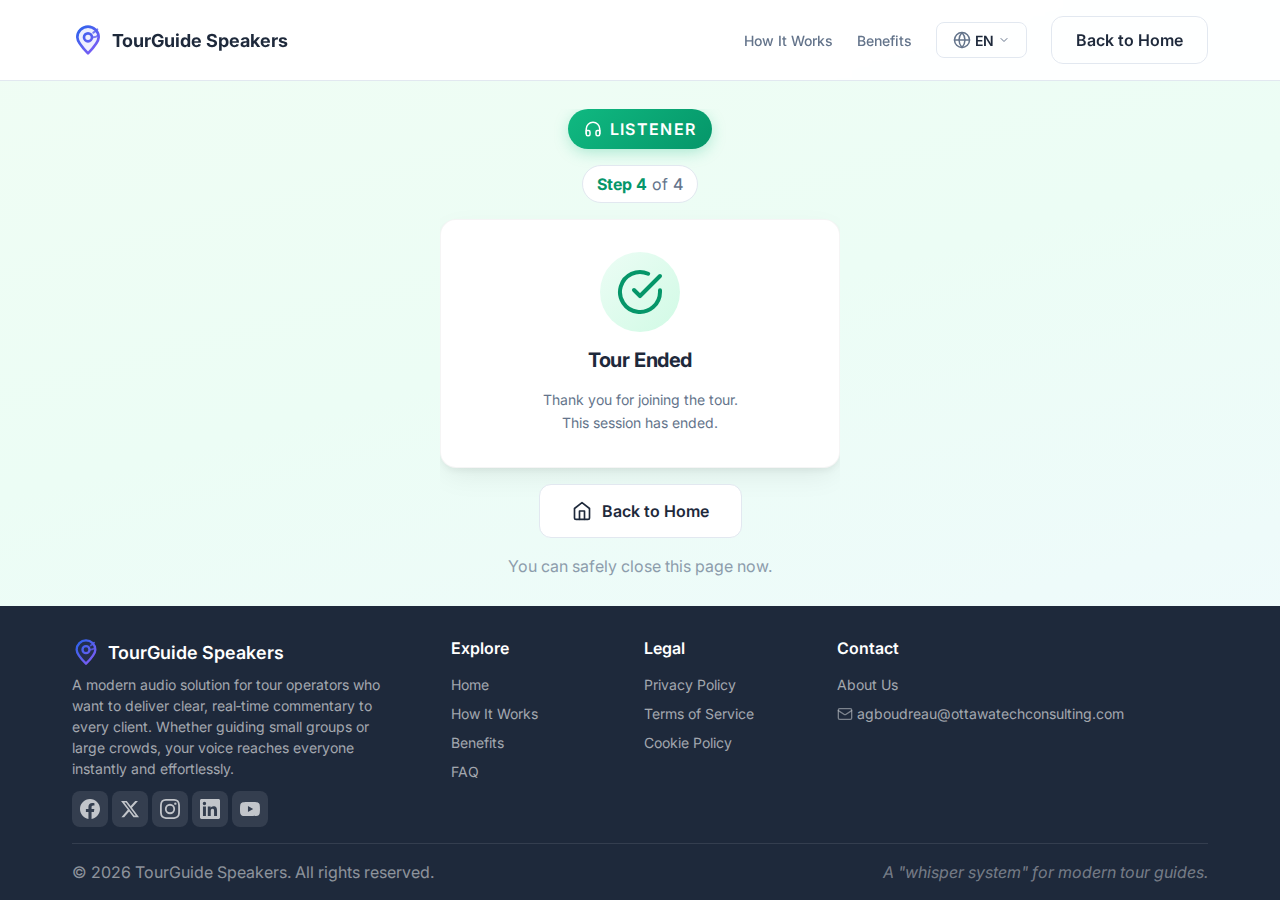
<file: end.html>
<!DOCTYPE html>
<!-- ============================================
     TourGuide Speakers - End Page (Step 4)
     File: end.html
     Listener tour-ended page — static UI only
     ============================================ -->
<html lang="en">

<head>
  <meta charset="UTF-8">
  <meta name="viewport" content="width=device-width, initial-scale=1.0, maximum-scale=1.0, user-scalable=no">
  <meta name="description" content="The tour has ended. Thank you for joining.">
  <meta name="theme-color" content="#2563eb">
  <title>Tour Ended | TourGuide Speakers</title>

  <!-- Preconnect to Google Fonts -->
  <link rel="preconnect" href="https://fonts.googleapis.com">
  <link rel="preconnect" href="https://fonts.gstatic.com" crossorigin>
  <link href="https://fonts.googleapis.com/css2?family=Inter:wght@400;500;600;700&display=swap" rel="stylesheet">

  <!-- Stylesheet -->
  <link rel="stylesheet" href="assets/css/styles.css">
</head>

<body class="end-page">

  <!-- Header (same as landing / listener pages) -->
  <header class="header" role="banner">
    <div class="container header__inner">
      <a href="landing.html" class="header__brand" aria-label="TourGuide Speakers Home">
        <!-- Brand Icon -->
        <svg class="header__brand-icon" viewBox="0 0 24 24" fill="none" xmlns="http://www.w3.org/2000/svg"
          aria-hidden="true">
          <defs>
            <linearGradient id="brandGradient" x1="2" y1="2" x2="22" y2="22" gradientUnits="userSpaceOnUse">
              <stop stop-color="#2563eb" />
              <stop offset="1" stop-color="#8b5cf6" />
            </linearGradient>
          </defs>
          <path d="M12 2C7.58 2 4 5.58 4 10C4 14 12 22 12 22C12 22 20 14 20 10C20 5.58 16.42 2 12 2Z"
            fill="url(#brandGradient)" fill-opacity="0.1" stroke="url(#brandGradient)" stroke-width="2"
            stroke-linecap="round" stroke-linejoin="round" />
          <path
            d="M12 13C13.6569 13 15 11.6569 15 10C15 8.34315 13.6569 7 12 7C10.3431 7 9 8.34315 9 10C9 11.6569 10.3431 13 12 13Z"
            stroke="url(#brandGradient)" stroke-width="2" stroke-linecap="round" stroke-linejoin="round" />
          <path d="M16 6.5C17.5 5.5 18.5 4.5 19 4" stroke="url(#brandGradient)" stroke-width="1.5"
            stroke-linecap="round" stroke-linejoin="round" opacity="0.8" />
          <path d="M16 10C17.5 10 19 9 19.5 8.5" stroke="url(#brandGradient)" stroke-width="1.5"
            stroke-linecap="round" stroke-linejoin="round" opacity="0.8" />
        </svg>
        <span class="header__brand-text">TourGuide Speakers</span>
      </a>

      <!-- Desktop Navigation -->
      <nav class="header__nav header__nav--desktop" role="navigation" aria-label="Main navigation">
        <a href="landing.html#how-it-works" class="header__link">How It Works</a>
        <a href="landing.html#benefits" class="header__link">Benefits</a>

        <!-- Language Switcher -->
        <div class="lang-switcher">
          <button class="lang-switcher__toggle" type="button" id="languageMenu" aria-haspopup="true" aria-expanded="false"
            aria-label="Select language">
            <svg class="lang-switcher__icon" width="18" height="18" viewBox="0 0 24 24" fill="none"
              stroke="currentColor" stroke-width="2" stroke-linecap="round" stroke-linejoin="round"
              aria-hidden="true">
              <circle cx="12" cy="12" r="10"></circle>
              <line x1="2" y1="12" x2="22" y2="12"></line>
              <path d="M12 2a15.3 15.3 0 0 1 4 10 15.3 15.3 0 0 1-4 10 15.3 15.3 0 0 1-4-10 15.3 15.3 0 0 1 4-10z">
              </path>
            </svg>
            <span class="lang-switcher__current">EN</span>
            <svg class="lang-switcher__arrow" width="12" height="12" viewBox="0 0 24 24" fill="none"
              stroke="currentColor" stroke-width="2" stroke-linecap="round" stroke-linejoin="round"
              aria-hidden="true">
              <polyline points="6 9 12 15 18 9"></polyline>
            </svg>
          </button>
          <ul class="lang-switcher__menu" role="menu">
            <li role="none">
              <a class="lang-switcher__item lang-option" role="menuitem" href="#" data-lang="en-US" data-label="EN">
                <svg class="lang-flag" viewBox="0 0 640 480" aria-hidden="true">
                  <path fill="#012169" d="M0 0h640v480H0z" />
                  <path fill="#FFF"
                    d="m75 0 244 181L562 0h78v62L400 241l240 178v61h-80L320 301 81 480H0v-60l239-178L0 64V0h75z" />
                  <path fill="#C8102E"
                    d="m424 281 216 159v40L369 281h55zm-184 20 6 35L54 480H0l240-179zM640 0v3L391 191l2-44L590 0h50zM0 0l239 176h-60L0 42V0z" />
                  <path fill="#FFF" d="M241 0v480h160V0H241zM0 160v160h640V160H0z" />
                  <path fill="#C8102E" d="M0 193v96h640v-96H0zM273 0v480h96V0h-96z" />
                </svg>
                English
              </a>
            </li>
            <li role="none">
              <a class="lang-switcher__item lang-option" role="menuitem" href="#" data-lang="fr-FR" data-label="FR">
                <svg class="lang-flag" viewBox="0 0 640 480" aria-hidden="true">
                  <path fill="#002654" d="M0 0h213.3v480H0z" />
                  <path fill="#FFF" d="M213.3 0h213.4v480H213.3z" />
                  <path fill="#CE1126" d="M426.7 0H640v480H426.7z" />
                </svg>
                Français
              </a>
            </li>
            <li role="none">
              <a class="lang-switcher__item lang-option" role="menuitem" href="#" data-lang="es-ES" data-label="ES">
                <svg class="lang-flag" viewBox="0 0 640 480" aria-hidden="true">
                  <path fill="#AA151B" d="M0 0h640v480H0z" />
                  <path fill="#F1BF00" d="M0 120h640v240H0z" />
                </svg>
                Español
              </a>
            </li>
            <li role="none">
              <a class="lang-switcher__item lang-option" role="menuitem" href="#" data-lang="de-DE" data-label="DE">
                <svg class="lang-flag" viewBox="0 0 640 480" aria-hidden="true">
                  <path fill="#000" d="M0 0h640v160H0z" />
                  <path fill="#D00" d="M0 160h640v160H0z" />
                  <path fill="#FFCE00" d="M0 320h640v160H0z" />
                </svg>
                Deutsch
              </a>
            </li>
            <li role="none">
              <a class="lang-switcher__item lang-option" role="menuitem" href="#" data-lang="ar-EG" data-label="ع">
                <svg class="lang-flag" viewBox="0 0 640 480" aria-hidden="true">
                  <path fill="#CE1126" d="M0 0h640v160H0z" />
                  <path fill="#FFF" d="M0 160h640v160H0z" />
                  <path fill="#000" d="M0 320h640v160H0z" />
                </svg>
                العربية
              </a>
            </li>
          </ul>
        </div>

        <a href="index.html" class="btn btn--ghost">Back to Home</a>
      </nav>

      <!-- Mobile Navigation Controls -->
      <div class="header__mobile">
        <button class="header__menu-btn" type="button" aria-label="Open menu" aria-expanded="false" aria-controls="mobileMenu">
          <span class="header__menu-icon"></span>
        </button>
      </div>
    </div>
  </header>

  <!-- Mobile Menu Overlay -->
  <div class="mobile-menu" id="mobileMenu" aria-hidden="true">
    <div class="mobile-menu__overlay"></div>
    <div class="mobile-menu__panel">
      <!-- Panel Header -->
      <div class="mobile-menu__header">
        <div class="mobile-menu__brand">
          <svg width="28" height="28" viewBox="0 0 24 24" fill="none" xmlns="http://www.w3.org/2000/svg">
            <path d="M12 2C7.58 2 4 5.58 4 10C4 14 12 22 12 22C12 22 20 14 20 10C20 5.58 16.42 2 12 2Z" fill="#2563eb" fill-opacity="0.15" stroke="#2563eb" stroke-width="2"/>
            <circle cx="12" cy="10" r="3" stroke="#2563eb" stroke-width="2"/>
          </svg>
          <span>TourGuide</span>
        </div>
        <button class="mobile-menu__close" type="button" aria-label="Close menu">
          <svg width="24" height="24" viewBox="0 0 24 24" fill="none" stroke="currentColor" stroke-width="2" stroke-linecap="round" stroke-linejoin="round">
            <line x1="18" y1="6" x2="6" y2="18"></line>
            <line x1="6" y1="6" x2="18" y2="18"></line>
          </svg>
        </button>
      </div>

      <!-- Navigation Links -->
      <nav class="mobile-menu__nav">
        <a href="landing.html" class="mobile-menu__item">
          <div class="mobile-menu__icon">
            <svg width="20" height="20" viewBox="0 0 24 24" fill="none" stroke="currentColor" stroke-width="2" stroke-linecap="round" stroke-linejoin="round">
              <path d="M3 9l9-7 9 7v11a2 2 0 0 1-2 2H5a2 2 0 0 1-2-2z"></path>
              <polyline points="9 22 9 12 15 12 15 22"></polyline>
            </svg>
          </div>
          <span>Home</span>
        </a>
        <a href="landing.html#how-it-works" class="mobile-menu__item">
          <div class="mobile-menu__icon">
            <svg width="20" height="20" viewBox="0 0 24 24" fill="none" stroke="currentColor" stroke-width="2" stroke-linecap="round" stroke-linejoin="round">
              <circle cx="12" cy="12" r="10"></circle>
              <polygon points="10 8 16 12 10 16 10 8"></polygon>
            </svg>
          </div>
          <span>How It Works</span>
        </a>
        <a href="landing.html#benefits" class="mobile-menu__item">
          <div class="mobile-menu__icon">
            <svg width="20" height="20" viewBox="0 0 24 24" fill="none" stroke="currentColor" stroke-width="2" stroke-linecap="round" stroke-linejoin="round">
              <path d="M22 11.08V12a10 10 0 1 1-5.93-9.14"></path>
              <polyline points="22 4 12 14.01 9 11.01"></polyline>
            </svg>
          </div>
          <span>Benefits</span>
        </a>
      </nav>

      <!-- Language Selector -->
      <div class="mobile-menu__footer">
        <span class="mobile-menu__footer-label">Language</span>
        <div class="mobile-menu__langs">
          <button class="mobile-menu__lang is-active" data-lang="en-US">EN</button>
          <button class="mobile-menu__lang" data-lang="fr-FR">FR</button>
          <button class="mobile-menu__lang" data-lang="es-ES">ES</button>
          <button class="mobile-menu__lang" data-lang="de-DE">DE</button>
          <button class="mobile-menu__lang" data-lang="ar-EG">ع</button>
        </div>
      </div>
    </div>
  </div>

  <!-- Main Content -->
  <main class="end-main" id="main-content">
    <div class="end-container">

      <!-- Role Badge -->
      <div class="end-role-badge">
        <svg width="18" height="18" viewBox="0 0 24 24" fill="none" xmlns="http://www.w3.org/2000/svg" aria-hidden="true">
          <path d="M3 18v-6a9 9 0 0 1 18 0v6" stroke="currentColor" stroke-width="2" stroke-linecap="round" stroke-linejoin="round"/>
          <path d="M21 19a2 2 0 0 1-2 2h-1a2 2 0 0 1-2-2v-3a2 2 0 0 1 2-2h3zM3 19a2 2 0 0 0 2 2h1a2 2 0 0 0 2-2v-3a2 2 0 0 0-2-2H3z" stroke="currentColor" stroke-width="2" stroke-linecap="round" stroke-linejoin="round"/>
        </svg>
        <span>Listener</span>
      </div>

      <!-- Step Indicator -->
      <div class="end-step-indicator">
        <span class="end-step-current">Step 4</span>
        <span class="end-step-divider">of</span>
        <span class="end-step-total">4</span>
      </div>

      <!-- End Card -->
      <div class="end-card">
        <!-- Checkmark Icon -->
        <div class="end-icon-wrapper">
          <svg width="48" height="48" viewBox="0 0 24 24" fill="none" xmlns="http://www.w3.org/2000/svg" aria-hidden="true">
            <path d="M22 11.08V12a10 10 0 1 1-5.93-9.14" stroke="currentColor" stroke-width="2" stroke-linecap="round" stroke-linejoin="round"/>
            <polyline points="22 4 12 14.01 9 11.01" stroke="currentColor" stroke-width="2" stroke-linecap="round" stroke-linejoin="round"/>
          </svg>
        </div>

        <h1 class="end-card-title">Tour Ended</h1>
        <p class="end-card-subtitle">Thank you for joining the tour.<br>This session has ended.</p>
      </div>

      <!-- CTA Button -->
      <div class="end-cta-container">
        <a href="index.html" class="end-btn end-btn--home">
          <svg width="20" height="20" viewBox="0 0 24 24" fill="none" xmlns="http://www.w3.org/2000/svg" aria-hidden="true">
            <path d="M3 9l9-7 9 7v11a2 2 0 0 1-2 2H5a2 2 0 0 1-2-2z" stroke="currentColor" stroke-width="2" stroke-linecap="round" stroke-linejoin="round"/>
            <polyline points="9 22 9 12 15 12 15 22" stroke="currentColor" stroke-width="2" stroke-linecap="round" stroke-linejoin="round"/>
          </svg>
          <span>Back to Home</span>
        </a>
      </div>

      <!-- Helper Text -->
      <p class="end-helper-text">You can safely close this page now.</p>

    </div>
  </main>

  <!-- Footer (same as landing / listener pages) -->
  <footer class="footer" role="contentinfo">
    <div class="container">
      <!-- Footer Main Grid -->
      <div class="footer__grid">

        <!-- Brand Column -->
        <div class="footer__col footer__col--brand">
          <div class="footer__brand">
            <svg width="24" height="24" viewBox="0 0 24 24" fill="none" xmlns="http://www.w3.org/2000/svg"
              aria-hidden="true">
              <defs>
                <linearGradient id="brandGradientFooter" x1="2" y1="2" x2="22" y2="22" gradientUnits="userSpaceOnUse">
                  <stop stop-color="#2563eb" />
                  <stop offset="1" stop-color="#8b5cf6" />
                </linearGradient>
              </defs>
              <path d="M12 2C7.58 2 4 5.58 4 10C4 14 12 22 12 22C12 22 20 14 20 10C20 5.58 16.42 2 12 2Z"
                fill="url(#brandGradientFooter)" fill-opacity="0.1" stroke="url(#brandGradientFooter)"
                stroke-width="2" stroke-linecap="round" stroke-linejoin="round" />
              <path
                d="M12 13C13.6569 13 15 11.6569 15 10C15 8.34315 13.6569 7 12 7C10.3431 7 9 8.34315 9 10C9 11.6569 10.3431 13 12 13Z"
                stroke="url(#brandGradientFooter)" stroke-width="2" stroke-linecap="round" stroke-linejoin="round" />
              <path d="M16 6.5C17.5 5.5 18.5 4.5 19 4" stroke="url(#brandGradientFooter)" stroke-width="1.5"
                stroke-linecap="round" stroke-linejoin="round" opacity="0.8" />
              <path d="M16 10C17.5 10 19 9 19.5 8.5" stroke="url(#brandGradientFooter)" stroke-width="1.5"
                stroke-linecap="round" stroke-linejoin="round" opacity="0.8" />
            </svg>
            <span>TourGuide Speakers</span>
          </div>
          <p class="footer__description">
            A modern audio solution for tour operators who want to deliver clear, real‑time commentary to every
            client.
            Whether guiding small groups or large crowds, your voice reaches everyone instantly and effortlessly.
          </p>
          <!-- Social Links -->
          <div class="footer__social">
            <a href="#" class="footer__social-link" aria-label="Facebook">
              <svg width="20" height="20" viewBox="0 0 24 24" fill="currentColor">
                <path
                  d="M24 12.073c0-6.627-5.373-12-12-12s-12 5.373-12 12c0 5.99 4.388 10.954 10.125 11.854v-8.385H7.078v-3.47h3.047V9.43c0-3.007 1.792-4.669 4.533-4.669 1.312 0 2.686.235 2.686.235v2.953H15.83c-1.491 0-1.956.925-1.956 1.874v2.25h3.328l-.532 3.47h-2.796v8.385C19.612 23.027 24 18.062 24 12.073z" />
              </svg>
            </a>
            <a href="#" class="footer__social-link" aria-label="Twitter">
              <svg width="20" height="20" viewBox="0 0 24 24" fill="currentColor">
                <path
                  d="M18.244 2.25h3.308l-7.227 8.26 8.502 11.24H16.17l-5.214-6.817L4.99 21.75H1.68l7.73-8.835L1.254 2.25H8.08l4.713 6.231zm-1.161 17.52h1.833L7.084 4.126H5.117z" />
              </svg>
            </a>
            <a href="#" class="footer__social-link" aria-label="Instagram">
              <svg width="20" height="20" viewBox="0 0 24 24" fill="currentColor">
                <path
                  d="M12 2.163c3.204 0 3.584.012 4.85.07 3.252.148 4.771 1.691 4.919 4.919.058 1.265.069 1.645.069 4.849 0 3.205-.012 3.584-.069 4.849-.149 3.225-1.664 4.771-4.919 4.919-1.266.058-1.644.07-4.85.07-3.204 0-3.584-.012-4.849-.07-3.26-.149-4.771-1.699-4.919-4.92-.058-1.265-.07-1.644-.07-4.849 0-3.204.013-3.583.07-4.849.149-3.227 1.664-4.771 4.919-4.919 1.266-.057 1.645-.069 4.849-.069zM12 0C8.741 0 8.333.014 7.053.072 2.695.272.273 2.69.073 7.052.014 8.333 0 8.741 0 12c0 3.259.014 3.668.072 4.948.2 4.358 2.618 6.78 6.98 6.98C8.333 23.986 8.741 24 12 24c3.259 0 3.668-.014 4.948-.072 4.354-.2 6.782-2.618 6.979-6.98.059-1.28.073-1.689.073-4.948 0-3.259-.014-3.667-.072-4.947-.196-4.354-2.617-6.78-6.979-6.98C15.668.014 15.259 0 12 0zm0 5.838a6.162 6.162 0 100 12.324 6.162 6.162 0 000-12.324zM12 16a4 4 0 110-8 4 4 0 010 8zm6.406-11.845a1.44 1.44 0 100 2.881 1.44 1.44 0 000-2.881z" />
              </svg>
            </a>
            <a href="#" class="footer__social-link" aria-label="LinkedIn">
              <svg width="20" height="20" viewBox="0 0 24 24" fill="currentColor">
                <path
                  d="M20.447 20.452h-3.554v-5.569c0-1.328-.027-3.037-1.852-3.037-1.853 0-2.136 1.445-2.136 2.939v5.667H9.351V9h3.414v1.561h.046c.477-.9 1.637-1.85 3.37-1.85 3.601 0 4.267 2.37 4.267 5.455v6.286zM5.337 7.433a2.062 2.062 0 01-2.063-2.065 2.064 2.064 0 112.063 2.065zm1.782 13.019H3.555V9h3.564v11.452zM22.225 0H1.771C.792 0 0 .774 0 1.729v20.542C0 23.227.792 24 1.771 24h20.451C23.2 24 24 23.227 24 22.271V1.729C24 .774 23.2 0 22.222 0h.003z" />
              </svg>
            </a>
            <a href="#" class="footer__social-link" aria-label="YouTube">
              <svg width="20" height="20" viewBox="0 0 24 24" fill="currentColor">
                <path
                  d="M23.498 6.186a3.016 3.016 0 0 0-2.122-2.136C19.505 3.545 12 3.545 12 3.545s-7.505 0-9.377.505A3.017 3.017 0 0 0 .502 6.186C0 8.07 0 12 0 12s0 3.93.502 5.814a3.016 3.016 0 0 0 2.122 2.136c1.871.505 9.376.505 9.376.505s7.505 0 9.377-.505a3.015 3.015 0 0 0 2.122-2.136C24 15.93 24 12 24 12s0-3.93-.502-5.814zM9.545 15.568V8.432L15.818 12l-6.273 3.568z" />
              </svg>
            </a>
          </div>
        </div>

        <!-- Quick Links Column -->
        <div class="footer__col">
          <h4 class="footer__heading">Explore</h4>
          <nav class="footer__nav" aria-label="Explore links">
            <a href="landing.html" class="footer__link">Home</a>
            <a href="landing.html#how-it-works" class="footer__link">How It Works</a>
            <a href="landing.html#benefits" class="footer__link">Benefits</a>
            <a href="#" class="footer__link">FAQ</a>
          </nav>
        </div>

        <!-- Legal Column -->
        <div class="footer__col">
          <h4 class="footer__heading">Legal</h4>
          <nav class="footer__nav" aria-label="Legal links">
            <a href="#" class="footer__link">Privacy Policy</a>
            <a href="#" class="footer__link">Terms of Service</a>
            <a href="#" class="footer__link">Cookie Policy</a>
          </nav>
        </div>

        <!-- Contact Column -->
        <div class="footer__col footer__col--contact">
          <h4 class="footer__heading">Contact</h4>
          <div class="footer__contact">
            <a href="#" class="footer__link">About Us</a>
            <a href="mailto:agboudreau@ottawatechconsulting.com" class="footer__link footer__email">
              <svg width="16" height="16" viewBox="0 0 24 24" fill="none" stroke="currentColor" stroke-width="2"
                stroke-linecap="round" stroke-linejoin="round">
                <rect x="2" y="4" width="20" height="16" rx="2"></rect>
                <path d="m22 7-8.97 5.7a1.94 1.94 0 0 1-2.06 0L2 7"></path>
              </svg>
              agboudreau@ottawatechconsulting.com
            </a>
          </div>
        </div>

      </div>

      <!-- Footer Bottom -->
      <div class="footer__bottom">
        <p class="footer__copy">&copy; 2026 TourGuide Speakers. All rights reserved.</p>
        <p class="footer__tagline">A "whisper system" for modern tour guides.</p>
      </div>
    </div>
  </footer>

  <!-- Main JS for header/mobile menu/language switcher -->
  <script src="assets/js/main.js" defer></script>
</body>

</html>
</file>
<file: assets/css/styles.css>
/* ============================================
   TourGuide Speakers - Main Stylesheet
   File: assets/css/styles.css
   Mobile-first responsive design (Light Theme)
   ============================================ */

/* ----- CSS Custom Properties (Design Tokens) ----- */
:root {
  /* Colors - Light Theme */
  --bg: #f8fafc;
  --surface: #ffffff;
  --text: #1e293b;
  --muted: #64748b;
  --primary: #2563eb;
  --primary-hover: #1d4ed8;
  --primary-contrast: #ffffff;
  --secondary: #e2e8f0;
  --secondary-hover: #cbd5e1;
  --secondary-text: #334155;
  --accent: #8b5cf6;
  --success: #10b981;
  --border: #e2e8f0;
  --warning-bg: #fef3c7;
  --warning-border: #fcd34d;
  --warning-text: #92400e;
  
  /* Spacing Scale */
  --space-xs: 0.25rem;
  --space-sm: 0.5rem;
  --space-md: 1rem;
  --space-lg: 1.5rem;
  --space-xl: 2rem;
  --space-2xl: 3rem;
  --space-3xl: 4rem;
  --space-4xl: 6rem;
  
  /* Typography */
  --font-sans: 'Inter', -apple-system, BlinkMacSystemFont, 'Segoe UI', Roboto, sans-serif;
  --font-size-sm: 0.875rem;
  --font-size-base: 1rem;
  --font-size-lg: 1.125rem;
  --font-size-xl: 1.25rem;
  --font-size-2xl: 1.5rem;
  --font-size-3xl: 2rem;
  --font-size-4xl: 2.5rem;
  --line-height-tight: 1.25;
  --line-height-normal: 1.5;
  --line-height-relaxed: 1.625;
  
  /* Borders & Shadows */
  --radius-sm: 0.375rem;
  --radius-md: 0.5rem;
  --radius-lg: 0.75rem;
  --radius-xl: 1rem;
  --radius-full: 9999px;
  --shadow-sm: 0 1px 2px 0 rgb(0 0 0 / 0.05);
  --shadow-md: 0 4px 6px -1px rgb(0 0 0 / 0.1), 0 2px 4px -2px rgb(0 0 0 / 0.1);
  --shadow-lg: 0 10px 15px -3px rgb(0 0 0 / 0.1), 0 4px 6px -4px rgb(0 0 0 / 0.1);
  --shadow-xl: 0 20px 25px -5px rgb(0 0 0 / 0.1), 0 8px 10px -6px rgb(0 0 0 / 0.1);
  
  /* Transitions */
  --transition-fast: 150ms ease;
  --transition-base: 200ms ease;
  --transition-slow: 300ms ease;
}

/* ----- Reset & Base Styles ----- */
*,
*::before,
*::after {
  box-sizing: border-box;
  margin: 0;
  padding: 0;
}

html {
  -webkit-text-size-adjust: 100%;
  scroll-behavior: smooth;
}

body {
  font-family: var(--font-sans);
  font-size: var(--font-size-base);
  line-height: var(--line-height-normal);
  color: var(--text);
  background-color: var(--bg);
  -webkit-font-smoothing: antialiased;
  -moz-osx-font-smoothing: grayscale;
  min-height: 100vh;
}

img, svg {
  display: block;
  max-width: 100%;
}

a {
  color: var(--primary);
  text-decoration: none;
  transition: color var(--transition-fast);
}

a:hover {
  color: var(--primary-hover);
}

/* Focus states for accessibility */
:focus-visible {
  outline: 2px solid var(--primary);
  outline-offset: 2px;
}

/* Skip link for accessibility */
.skip-link {
  position: absolute;
  top: -40px;
  left: 0;
  background: var(--primary);
  color: var(--primary-contrast);
  padding: var(--space-sm) var(--space-md);
  z-index: 100;
  transition: top var(--transition-fast);
}

.skip-link:focus {
  top: 0;
}

/* ----- Layout Utilities ----- */
.container {
  width: 100%;
  max-width: 1200px;
  margin-left: auto;
  margin-right: auto;
  padding-left: var(--space-md);
  padding-right: var(--space-md);
}

.section {
  padding-top: var(--space-3xl);
  padding-bottom: var(--space-3xl);
}

/* ----- Typography ----- */
h1, h2, h3, h4 {
  line-height: var(--line-height-tight);
  font-weight: 700;
}

h1 {
  font-size: var(--font-size-3xl);
  letter-spacing: -0.02em;
}

h2 {
  font-size: var(--font-size-2xl);
  letter-spacing: -0.01em;
}

h3 {
  font-size: var(--font-size-xl);
}

.text-muted {
  color: var(--muted);
}

.text-center {
  text-align: center;
}

/* ----- Buttons ----- */
.btn {
  display: inline-flex;
  align-items: center;
  justify-content: center;
  gap: var(--space-sm);
  padding: 0.875rem 1.5rem;
  font-family: inherit;
  font-size: var(--font-size-base);
  font-weight: 600;
  line-height: 1;
  border: none;
  border-radius: var(--radius-lg);
  cursor: pointer;
  transition: all var(--transition-base);
  text-decoration: none;
  white-space: nowrap;
  height: 52px;
}

.btn:focus-visible {
  outline: 2px solid var(--primary);
  outline-offset: 2px;
}

.btn--primary {
  background-color: var(--primary);
  color: var(--primary-contrast);
  box-shadow: var(--shadow-md);
}

.btn--primary:hover,
.btn--primary:focus {
  background-color: var(--primary-hover);
  transform: translateY(-1px);
  box-shadow: var(--shadow-lg);
  color: var(--primary-contrast);
}

.btn--primary:active {
  transform: translateY(0);
  box-shadow: var(--shadow-sm);
}

.btn--secondary {
  background-color: var(--secondary);
  color: var(--secondary-text);
}

.btn--secondary:hover,
.btn--secondary:focus {
  background-color: var(--secondary-hover);
  color: var(--secondary-text);
}

.btn--secondary:active {
  background-color: var(--border);
}

.btn--lg {
  padding: 1rem 2rem;
  font-size: var(--font-size-lg);
}

.btn--sm {
  padding: 0.5rem 1rem;
  font-size: var(--font-size-sm);
}

.btn--block {
  width: 100%;
}

.btn-group {
  display: flex;
  flex-direction: column;
  gap: var(--space-md);
}

/* ----- Button Role Labels ----- */
.btn-group--roles {
  gap: var(--space-lg);
}

.btn-group--cta {
  gap: var(--space-xl);
}

.btn-with-role {
  display: flex;
  flex-direction: column;
  align-items: center;
  gap: var(--space-xs);
}

.role-label {
  font-size: var(--font-size-xs);
  color: var(--muted);
  font-weight: 500;
}

.role-label--light {
  color: rgba(255, 255, 255, 0.7);
}

/* ----- Ghost Button ----- */
.btn--ghost {
  background-color: transparent;
  color: var(--text);
  border: 1px solid var(--border);
}

.btn--ghost:hover,
.btn--ghost:focus {
  background-color: var(--secondary);
  color: var(--text);
  border-color: var(--muted);
}

/* ----- CTA Section Buttons ----- */
.btn--xl {
  padding: 1.25rem 2.5rem;
  font-size: 1.125rem;
  font-weight: 600;
}

.btn--cta-primary {
  background: linear-gradient(135deg, #ffffff 0%, #f0f9ff 100%);
  color: var(--primary);
  box-shadow: 0 4px 20px rgba(255, 255, 255, 0.3);
}

.btn--cta-primary:hover,
.btn--cta-primary:focus {
  background: var(--primary-contrast);
  transform: translateY(-2px);
  box-shadow: 0 8px 30px rgba(255, 255, 255, 0.4);
  color: var(--primary);
}

.btn--cta-secondary {
  background-color: transparent;
  color: var(--primary-contrast);
  border: 2px solid rgba(255, 255, 255, 0.4);
}

.btn--cta-secondary:hover,
.btn--cta-secondary:focus {
  background-color: rgba(255, 255, 255, 0.15);
  border-color: rgba(255, 255, 255, 0.6);
  color: var(--primary-contrast);
}

/* ----- Compact Callout ----- */
.callout--compact {
  margin-bottom: var(--space-lg);
  background-color: rgba(37, 99, 235, 0.08);
  border-color: rgba(37, 99, 235, 0.15);
  color: var(--text);
}

/* ----- Header ----- */
.header {
  position: sticky;
  top: 0;
  z-index: 50;
  background-color: rgba(255, 255, 255, 0.95);
  backdrop-filter: blur(8px);
  border-bottom: 1px solid var(--border);
}

.header--scrolled {
  box-shadow: var(--shadow-sm);
}

.header__inner {
  display: flex;
  align-items: center;
  justify-content: space-between;
  padding-top: var(--space-sm);
  padding-bottom: var(--space-sm);
  gap: var(--space-xs);
}

@media (min-width: 640px) {
  .header__inner {
    padding-top: var(--space-md);
    padding-bottom: var(--space-md);
  }
}

.header__brand {
  display: flex;
  align-items: center;
  gap: var(--space-xs);
  font-size: var(--font-size-sm);
  font-weight: 700;
  color: var(--text);
  text-decoration: none;
  flex-shrink: 0;
}

@media (min-width: 640px) {
  .header__brand {
    gap: var(--space-sm);
    font-size: var(--font-size-lg);
  }
}

.header__brand:hover {
  color: var(--text);
}

.header__brand-icon {
  width: 24px;
  height: 24px;
  flex-shrink: 0;
}

@media (min-width: 640px) {
  .header__brand-icon {
    width: 32px;
    height: 32px;
  }
}

.header__brand-text {
  white-space: nowrap;
}

.header__brand-text--desktop {
  display: none;
}

@media (min-width: 480px) {
  .header__brand-text--desktop {
    display: inline;
  }
}

.header__nav {
  display: flex;
  align-items: center;
  gap: var(--space-xs);
}

@media (min-width: 640px) {
  .header__nav {
    gap: var(--space-md);
  }
}

.header__link {
  display: none;
  font-size: var(--font-size-sm);
  font-weight: 500;
  color: var(--muted);
  transition: color var(--transition-fast);
}

@media (min-width: 640px) {
  .header__link {
    display: block;
  }
}

.header__link:hover {
  color: var(--text);
}

/* Desktop navigation - hidden on mobile */
.header__nav--desktop {
  display: none;
  align-items: center;
  gap: var(--space-lg);
}

@media (min-width: 768px) {
  .header__nav--desktop {
    display: flex;
  }
}

/* Mobile navigation controls */
.header__mobile {
  display: flex;
  align-items: center;
  gap: var(--space-sm);
}

@media (min-width: 768px) {
  .header__mobile {
    display: none;
  }
}

.header__mobile .btn--primary {
  padding: var(--space-xs) var(--space-sm);
  font-size: var(--font-size-xs);
}

/* Hamburger Menu Button */
.header__menu-btn {
  display: flex;
  flex-direction: column;
  justify-content: center;
  align-items: center;
  width: 44px;
  height: 44px;
  padding: 0;
  background: transparent;
  border: none;
  cursor: pointer;
  gap: 5px;
}

.header__menu-icon {
  display: block;
  width: 24px;
  height: 2px;
  background-color: var(--text);
  border-radius: 2px;
  transition: all 0.3s ease;
  position: relative;
}

.header__menu-icon::before,
.header__menu-icon::after {
  content: '';
  position: absolute;
  left: 0;
  width: 100%;
  height: 2px;
  background-color: var(--text);
  border-radius: 2px;
  transition: all 0.3s ease;
}

.header__menu-icon::before {
  top: -7px;
}

.header__menu-icon::after {
  top: 7px;
}

/* Hamburger to X animation */
.header__menu-btn[aria-expanded="true"] .header__menu-icon {
  background-color: transparent;
}

.header__menu-btn[aria-expanded="true"] .header__menu-icon::before {
  top: 0;
  transform: rotate(45deg);
}

.header__menu-btn[aria-expanded="true"] .header__menu-icon::after {
  top: 0;
  transform: rotate(-45deg);
}

/* ----- Mobile Menu Overlay ----- */
.mobile-menu {
  position: fixed;
  inset: 0;
  z-index: 999;
  visibility: hidden;
  pointer-events: none;
}

.mobile-menu.is-open {
  visibility: visible;
  pointer-events: auto;
}

.mobile-menu__overlay {
  position: absolute;
  inset: 0;
  background: rgba(15, 23, 42, 0.6);
  backdrop-filter: blur(4px);
  opacity: 0;
  transition: opacity 0.3s ease;
}

.mobile-menu.is-open .mobile-menu__overlay {
  opacity: 1;
}

.mobile-menu__panel {
  position: absolute;
  top: 0;
  right: 0;
  width: 85%;
  max-width: 340px;
  height: 100%;
  background: linear-gradient(180deg, var(--surface) 0%, var(--bg) 100%);
  box-shadow: -10px 0 40px rgba(0, 0, 0, 0.15);
  transform: translateX(100%);
  transition: transform 0.35s cubic-bezier(0.16, 1, 0.3, 1);
  display: flex;
  flex-direction: column;
}

.mobile-menu.is-open .mobile-menu__panel {
  transform: translateX(0);
}

/* Menu Header */
.mobile-menu__header {
  display: flex;
  align-items: center;
  justify-content: space-between;
  padding: var(--space-lg) var(--space-xl);
  border-bottom: 1px solid var(--border);
  background: var(--surface);
}

.mobile-menu__brand {
  display: flex;
  align-items: center;
  gap: var(--space-sm);
  font-size: var(--font-size-lg);
  font-weight: 700;
  color: var(--text);
}

.mobile-menu__close {
  display: flex;
  align-items: center;
  justify-content: center;
  width: 40px;
  height: 40px;
  background: var(--bg);
  border: 1px solid var(--border);
  border-radius: var(--radius-full);
  cursor: pointer;
  color: var(--muted);
  transition: all var(--transition-fast);
}

.mobile-menu__close:hover {
  background: var(--secondary);
  color: var(--text);
  border-color: var(--muted);
}

/* Navigation Items */
.mobile-menu__nav {
  flex: 1;
  padding: var(--space-lg) var(--space-md);
  display: flex;
  flex-direction: column;
  gap: var(--space-xs);
}

.mobile-menu__item {
  display: flex;
  align-items: center;
  gap: var(--space-md);
  padding: var(--space-md) var(--space-lg);
  font-size: var(--font-size-base);
  font-weight: 500;
  color: var(--text);
  text-decoration: none;
  border-radius: var(--radius-lg);
  transition: all var(--transition-fast);
}

.mobile-menu__item:hover {
  background: var(--surface);
  color: var(--primary);
  box-shadow: var(--shadow-sm);
}

.mobile-menu__item:hover .mobile-menu__icon {
  background: var(--primary);
  color: var(--primary-contrast);
}

.mobile-menu__icon {
  display: flex;
  align-items: center;
  justify-content: center;
  width: 40px;
  height: 40px;
  background: #dbeafe;
  border-radius: var(--radius-md);
  color: var(--primary);
  flex-shrink: 0;
  transition: all var(--transition-fast);
}

/* CTA Button */
.mobile-menu__cta {
  padding: 0 var(--space-xl) var(--space-lg);
}

.mobile-menu__btn {
  display: flex;
  align-items: center;
  justify-content: center;
  gap: var(--space-sm);
  width: 100%;
  padding: var(--space-lg);
  background: linear-gradient(135deg, var(--primary) 0%, var(--accent) 100%);
  color: var(--primary-contrast);
  font-size: var(--font-size-base);
  font-weight: 600;
  text-decoration: none;
  border-radius: var(--radius-xl);
  box-shadow: 0 4px 20px rgba(37, 99, 235, 0.35);
  transition: all var(--transition-base);
}

.mobile-menu__btn:hover {
  transform: translateY(-2px);
  box-shadow: 0 8px 30px rgba(37, 99, 235, 0.45);
  color: var(--primary-contrast);
}

.mobile-menu__btn svg {
  width: 20px;
  height: 20px;
}

/* Footer / Language Selector */
.mobile-menu__footer {
  padding: var(--space-lg) var(--space-xl);
  background: var(--bg);
  border-top: 1px solid var(--border);
}

.mobile-menu__footer-label {
  display: block;
  font-size: var(--font-size-xs);
  font-weight: 600;
  color: var(--muted);
  text-transform: uppercase;
  letter-spacing: 0.08em;
  margin-bottom: var(--space-sm);
}

.mobile-menu__langs {
  display: flex;
  gap: var(--space-xs);
  flex-wrap: wrap;
}

.mobile-menu__lang {
  padding: var(--space-sm) var(--space-md);
  background: var(--surface);
  border: 1px solid var(--border);
  border-radius: var(--radius-full);
  font-size: var(--font-size-sm);
  font-weight: 500;
  color: var(--muted);
  cursor: pointer;
  transition: all var(--transition-fast);
}

.mobile-menu__lang:hover {
  border-color: var(--primary);
  color: var(--primary);
}

.mobile-menu__lang.is-active {
  background: var(--primary);
  border-color: var(--primary);
  color: var(--primary-contrast);
}

@media (min-width: 768px) {
  .mobile-menu {
    display: none;
  }
}

/* ----- Language Switcher ----- */
.lang-switcher {
  position: relative;
}

.lang-switcher__toggle {
  display: flex;
  align-items: center;
  gap: 2px;
  padding: var(--space-xs) var(--space-sm);
  font-family: inherit;
  font-size: var(--font-size-xs);
  font-weight: 500;
  color: var(--muted);
  background-color: transparent;
  border: 1px solid var(--border);
  border-radius: var(--radius-md);
  cursor: pointer;
  transition: all var(--transition-fast);
}

@media (min-width: 640px) {
  .lang-switcher__toggle {
    gap: var(--space-xs);
    padding: var(--space-sm) var(--space-md);
    font-size: var(--font-size-sm);
  }
}

.lang-switcher__toggle:hover {
  color: var(--text);
  border-color: var(--muted);
  background-color: var(--bg);
}

.lang-switcher__toggle:focus-visible {
  outline: 2px solid var(--primary);
  outline-offset: 2px;
}

.lang-switcher__icon {
  display: none;
  flex-shrink: 0;
  color: inherit;
}

@media (min-width: 640px) {
  .lang-switcher__icon {
    display: block;
  }
}

.lang-switcher__current {
  font-weight: 600;
  color: var(--text);
}

.lang-switcher__arrow {
  flex-shrink: 0;
  transition: transform var(--transition-fast);
  width: 10px;
  height: 10px;
}

@media (min-width: 640px) {
  .lang-switcher__arrow {
    width: 12px;
    height: 12px;
  }
}

.lang-switcher.is-open .lang-switcher__arrow {
  transform: rotate(180deg);
}

.lang-switcher__menu {
  position: absolute;
  top: calc(100% + var(--space-xs));
  right: 0;
  min-width: 160px;
  max-height: 280px;
  overflow-y: auto;
  padding: var(--space-xs) 0;
  margin: 0;
  list-style: none;
  background-color: var(--surface);
  border: 1px solid var(--border);
  border-radius: var(--radius-lg);
  box-shadow: var(--shadow-lg);
  opacity: 0;
  visibility: hidden;
  transform: translateY(-8px);
  transition: all var(--transition-fast);
  z-index: 100;
}

.lang-switcher.is-open .lang-switcher__menu {
  opacity: 1;
  visibility: visible;
  transform: translateY(0);
}

.lang-switcher__item {
  display: flex;
  align-items: center;
  gap: var(--space-sm);
  padding: var(--space-sm) var(--space-md);
  font-size: var(--font-size-sm);
  color: var(--text);
  text-decoration: none;
  transition: background-color var(--transition-fast);
}

.lang-switcher__item:hover,
.lang-switcher__item:focus {
  background-color: var(--bg);
  color: var(--primary);
}

.lang-switcher__item:focus-visible {
  outline: none;
  background-color: var(--bg);
}

.lang-switcher__item.is-active {
  background-color: #dbeafe;
  color: var(--primary);
  font-weight: 600;
}

.lang-switcher__item.is-active::before {
  content: '';
  width: 6px;
  height: 6px;
  background-color: var(--primary);
  border-radius: var(--radius-full);
}

.lang-flag {
  width: 22px;
  height: 16px;
  flex-shrink: 0;
  border-radius: 2px;
  box-shadow: 0 0 0 1px rgba(0, 0, 0, 0.1);
  object-fit: cover;
}

/* RTL support for Arabic */
[dir="rtl"] .lang-switcher__menu {
  right: auto;
  left: 0;
}

/* ----- Hero Section ----- */
.hero {
  padding-top: var(--space-3xl);
  padding-bottom: var(--space-3xl);
  background: linear-gradient(180deg, var(--surface) 0%, var(--bg) 100%);
}

.hero__content {
  text-align: center;
}

.hero__title {
  margin-bottom: var(--space-lg);
  color: var(--text);
}

@media (min-width: 768px) {
  .hero__title br {
    display: none;
  }
}

.hero__subtitle {
  max-width: 540px;
  margin-bottom: var(--space-lg);
  font-size: var(--font-size-lg);
  color: var(--muted);
  line-height: var(--line-height-relaxed);
}

@media (min-width: 768px) {
  .hero__subtitle {
    margin-left: 0;
    margin-right: 0;
  }
}

/* Hero Grid Layout */
.hero__grid {
  display: grid;
  gap: var(--space-2xl);
  align-items: center;
}

.hero__content {
  order: 2;
  text-align: center;
}

.hero__image {
  order: 1;
  position: relative;
  display: flex;
  justify-content: center;
}

.hero__img {
  position: relative;
  z-index: 2;
  max-width: 100%;
  height: auto;
  max-height: 240px; /* Smaller on mobile */
  object-fit: contain;
  filter: drop-shadow(0 20px 40px rgba(37, 99, 235, 0.15));
  animation: heroFloat 6s ease-in-out infinite;
}

/* Tablet+ hero image size */
@media (min-width: 640px) {
  .hero__img {
    max-height: 320px;
  }
}

@media (min-width: 1024px) {
  .hero__img {
    max-height: 400px;
  }
}

.hero__image-glow {
  position: absolute;
  top: 50%;
  left: 50%;
  transform: translate(-50%, -50%);
  width: 200px; /* Smaller on mobile */
  height: 200px;
  background: radial-gradient(circle, rgba(37, 99, 235, 0.15) 0%, transparent 70%);
  border-radius: 50%;
  z-index: 1;
}

@media (min-width: 640px) {
  .hero__image-glow {
    width: 280px;
    height: 280px;
  }
}

@keyframes heroFloat {
  0%, 100% {
    transform: translateY(0);
  }
  50% {
    transform: translateY(-12px);
  }
}

/* Hero actions layout */
.hero__actions {
  display: flex;
  flex-direction: column;
  gap: var(--space-md);
  margin-top: var(--space-lg);
}

/* Hero callout position adjustment */
.hero .callout {
  margin-bottom: var(--space-md);
}

/* Responsive Hero */
@media (min-width: 768px) {
  .hero__grid {
    grid-template-columns: 1fr 1fr;
    gap: var(--space-3xl);
  }
  
  .hero__content {
    order: 1;
    text-align: left;
  }
  
  .hero__image {
    order: 2;
  }
  
  .hero__img {
    max-height: 400px;
  }
  
  .hero__image-glow {
    width: 350px;
    height: 350px;
  }
  
  .hero__actions.btn-group {
    justify-content: flex-start;
  }
  
  .hero .callout {
    justify-content: flex-start;
  }
}

@media (min-width: 1024px) {
  .hero__img {
    max-height: 480px;
  }
  
  .hero__image-glow {
    width: 420px;
    height: 420px;
  }
}

/* ----- Callout Badge ----- */
.callout {
  display: inline-flex;
  align-items: center;
  gap: var(--space-sm);
  padding: var(--space-sm) var(--space-md);
  background-color: var(--warning-bg);
  border: 1px solid var(--warning-border);
  border-radius: var(--radius-full);
  font-size: var(--font-size-sm);
  font-weight: 500;
  color: var(--warning-text);
}

.callout__icon {
  flex-shrink: 0;
  width: 18px;
  height: 18px;
}

/* ----- How It Works Section ----- */
.how-it-works {
  background-color: var(--surface);
}

.how-it-works__header {
  text-align: center;
  margin-bottom: var(--space-2xl);
}

/* ----- Section Headers (Professional Style) ----- */
.section-badge {
  display: block;
  width: fit-content;
  margin: 0 auto var(--space-md);
  padding: var(--space-xs) var(--space-md);
  font-size: var(--font-size-sm);
  font-weight: 600;
  color: var(--primary);
  background: linear-gradient(135deg, rgba(37, 99, 235, 0.1) 0%, rgba(139, 92, 246, 0.1) 100%);
  border: 1px solid rgba(37, 99, 235, 0.2);
  border-radius: var(--radius-full);
  text-transform: uppercase;
  letter-spacing: 0.05em;
}

.section-title {
  margin-bottom: var(--space-md);
  font-size: var(--font-size-2xl);
  font-weight: 700;
  color: var(--text);
}

.section-subtitle {
  color: var(--muted);
  font-size: var(--font-size-base);
}

@media (min-width: 768px) {
  .section-title {
    font-size: var(--font-size-3xl);
  }
  
  .section-subtitle {
    font-size: var(--font-size-lg);
  }
}

/* ----- Video Showcase ----- */
.video-showcase {
  max-width: 360px;
  margin: 0 auto var(--space-2xl);
}

.video-container {
  text-align: center;
}

.video-wrapper {
  position: relative;
  width: 100%;
  padding-top: 177.78%; /* 9:16 aspect ratio (portrait) */
  background: linear-gradient(135deg, var(--primary) 0%, var(--accent) 100%);
  border-radius: var(--radius-xl);
  overflow: hidden;
  box-shadow: var(--shadow-xl);
}

.video-thumbnail {
  position: absolute;
  top: 0;
  left: 0;
  width: 100%;
  height: 100%;
  display: flex;
  align-items: center;
  justify-content: center;
  cursor: pointer;
  transition: transform var(--transition-base);
}

.video-thumbnail:hover {
  transform: scale(1.02);
}

.video-thumbnail__img {
  position: absolute;
  top: 0;
  left: 0;
  width: 100%;
  height: 100%;
  object-fit: cover;
}

.video-thumbnail__overlay {
  position: absolute;
  top: 0;
  left: 0;
  width: 100%;
  height: 100%;
  background: linear-gradient(135deg, rgba(37, 99, 235, 0.3) 0%, rgba(139, 92, 246, 0.3) 100%);
}

.video-play-btn {
  position: relative;
  z-index: 2;
  display: flex;
  align-items: center;
  justify-content: center;
  width: 64px;
  height: 64px;
  background-color: var(--surface);
  border: none;
  border-radius: var(--radius-full);
  color: var(--primary);
  cursor: pointer;
  box-shadow: var(--shadow-lg);
  transition: all var(--transition-base);
}

.video-play-btn:hover {
  transform: scale(1.1);
  box-shadow: var(--shadow-xl);
}

.video-play-btn:focus-visible {
  outline: 3px solid var(--surface);
  outline-offset: 3px;
}

.video-play-btn svg {
  margin-left: 4px; /* Visual centering for play icon */
}

.video-duration {
  position: absolute;
  bottom: var(--space-md);
  right: var(--space-md);
  padding: var(--space-xs) var(--space-sm);
  background-color: rgba(0, 0, 0, 0.7);
  color: var(--primary-contrast);
  font-size: var(--font-size-sm);
  font-weight: 500;
  border-radius: var(--radius-sm);
  z-index: 2;
}

.video-iframe {
  position: absolute;
  top: 0;
  left: 0;
  width: 100%;
  height: 100%;
  opacity: 0;
  pointer-events: none;
  transition: opacity var(--transition-base);
}

.video-player {
  position: absolute;
  top: 0;
  left: 0;
  width: 100%;
  height: 100%;
  object-fit: contain;
  background-color: #000;
  border-radius: var(--radius-xl);
}

.video-wrapper.is-playing .video-thumbnail {
  opacity: 0;
  pointer-events: none;
}

.video-wrapper.is-playing .video-iframe,
.video-wrapper.is-playing .video-player {
  opacity: 1;
  pointer-events: auto;
}

.video-caption {
  margin-top: var(--space-md);
  font-size: var(--font-size-sm);
  color: var(--muted);
}

/* Video responsive adjustments */
@media (min-width: 480px) {
  .video-showcase {
    max-width: 320px;
  }
}

@media (min-width: 768px) {
  .video-showcase {
    max-width: 300px;
  }
  
  .video-play-btn {
    width: 72px;
    height: 72px;
  }
  
  .video-play-btn svg {
    width: 28px;
    height: 28px;
  }
}

@media (min-width: 1024px) {
  .video-showcase {
    max-width: 320px;
  }
}

.steps {
  display: grid;
  gap: var(--space-lg);
}

.step {
  position: relative;
  display: flex;
  flex-direction: column;
  align-items: center;
  text-align: center;
  padding: var(--space-lg);
  background-color: var(--bg);
  border-radius: var(--radius-xl);
  transition: transform var(--transition-base), box-shadow var(--transition-base);
}

.step:hover {
  transform: translateY(-2px);
  box-shadow: var(--shadow-md);
}

.step__number {
  position: absolute;
  top: var(--space-md);
  left: var(--space-md);
  display: flex;
  align-items: center;
  justify-content: center;
  width: 28px;
  height: 28px;
  background-color: var(--primary);
  color: var(--primary-contrast);
  font-size: var(--font-size-sm);
  font-weight: 700;
  border-radius: var(--radius-full);
}

.step__icon {
  display: flex;
  align-items: center;
  justify-content: center;
  width: 64px;
  height: 64px;
  margin-bottom: var(--space-md);
  background-color: var(--surface);
  border-radius: var(--radius-lg);
  box-shadow: var(--shadow-sm);
}

.step__icon svg {
  width: 32px;
  height: 32px;
  color: var(--primary);
}

.step__title {
  margin-bottom: var(--space-xs);
  font-size: var(--font-size-lg);
  font-weight: 600;
}

.step__desc {
  font-size: var(--font-size-sm);
  color: var(--muted);
}

/* ----- Benefits Section ----- */
.benefits {
  background-color: var(--bg);
}

.benefits__header {
  text-align: center;
  margin-bottom: var(--space-2xl);
}

.benefits__grid {
  display: flex;
  flex-wrap: wrap;
  gap: var(--space-md);
  justify-content: center;
}

.benefit {
  flex: 1 1 100%;
  display: flex;
  align-items: flex-start;
  gap: var(--space-md);
  padding: var(--space-lg);
  background-color: var(--surface);
  border-radius: var(--radius-lg);
  box-shadow: var(--shadow-sm);
  transition: box-shadow var(--transition-base), transform var(--transition-base);
}

.benefit:hover {
  box-shadow: var(--shadow-md);
  transform: translateY(-2px);
}

/* Smart 5-item layout - Tablet */
@media (min-width: 640px) {
  .benefits__grid {
    gap: var(--space-lg);
  }
  
  .benefit {
    flex: 0 1 calc(50% - var(--space-lg) / 2);
  }

  .footer {
    padding-top: var(--space-2xl);
    padding-bottom: var(--space-lg);
  }

  .footer__grid {
    grid-template-columns: repeat(3, 1fr);
    gap: var(--space-xl) var(--space-lg);
    padding-bottom: var(--space-xl);
  }

  .footer__col--brand {
    grid-column: span 3;
  }
  
  .footer__col--contact {
    grid-column: span 1;
  }

  .footer__bottom {
    padding-top: var(--space-lg);
  }

  .footer__copy {
    font-size: var(--font-size-sm);
  }
}

/* Smart 5-item layout - Desktop: 3 top + 2 centered */
@media (min-width: 1024px) {
  .benefit {
    flex: 0 1 calc(33.333% - var(--space-lg) * 2 / 3);
  }
}

.benefit__icon {
  flex-shrink: 0;
  display: flex;
  align-items: center;
  justify-content: center;
  width: 40px;
  height: 40px;
  background-color: #dbeafe;
  border-radius: var(--radius-md);
  color: var(--primary);
}

.benefit__icon svg {
  width: 20px;
  height: 20px;
}

.benefit__content {
  flex: 1;
}

.benefit__title {
  font-size: var(--font-size-base);
  font-weight: 600;
  margin-bottom: var(--space-xs);
}

.benefit__desc {
  font-size: var(--font-size-sm);
  color: var(--muted);
  line-height: var(--line-height-relaxed);
}

/* ----- CTA Section ----- */
.cta {
  background: linear-gradient(135deg, var(--primary) 0%, var(--accent) 100%);
  color: var(--primary-contrast);
}

.cta__content {
  text-align: center;
}

.cta__title {
  margin-bottom: var(--space-md);
  color: inherit;
}

.cta__subtitle {
  max-width: 480px;
  margin-left: auto;
  margin-right: auto;
  margin-bottom: var(--space-xl);
  opacity: 0.9;
}

.cta .btn--primary {
  background-color: var(--surface);
  color: var(--primary);
}

.cta .btn--primary:hover {
  background-color: var(--bg);
  color: var(--primary-hover);
}

.cta .btn--secondary {
  background-color: rgba(255, 255, 255, 0.15);
  color: var(--primary-contrast);
  border: 1px solid rgba(255, 255, 255, 0.3);
}

.cta .btn--secondary:hover {
  background-color: rgba(255, 255, 255, 0.25);
  color: var(--primary-contrast);
}

/* ----- Footer ----- */
.footer {
  padding-top: var(--space-xl);
  padding-bottom: var(--space-md);
  background-color: var(--text);
  color: rgba(255, 255, 255, 0.7);
}

.footer__grid {
  display: grid;
  grid-template-columns: 1fr 1fr;
  gap: var(--space-md) var(--space-sm);
  padding-bottom: var(--space-md);
  border-bottom: 1px solid rgba(255, 255, 255, 0.1);
}

.footer__col {
  display: flex;
  flex-direction: column;
}

/* Mobile footer layout optimization */
.footer__col--brand {
  grid-column: span 2;
  gap: var(--space-sm);
}

.footer__col--contact {
  grid-column: span 2;
}

.footer__brand {
  display: flex;
  align-items: center;
  gap: var(--space-sm);
  font-size: var(--font-size-lg);
  font-weight: 600;
  color: var(--primary-contrast);
}

.footer__brand svg {
  width: 28px;
  height: 28px;
  color: var(--primary);
}

.footer__description {
  font-size: var(--font-size-xs);
  line-height: 1.5;
  color: rgba(255, 255, 255, 0.6);
  max-width: 320px;
  /* Limit lines on mobile */
  display: -webkit-box;
  -webkit-line-clamp: 3;
  line-clamp: 3;
  -webkit-box-orient: vertical;
  overflow: hidden;
}

/* Show full description on tablet+ */
@media (min-width: 640px) {
  .footer__description {
    font-size: var(--font-size-sm);
    -webkit-line-clamp: unset;
    line-clamp: unset;
    overflow: visible;
  }
}

.footer__social {
  display: flex;
  gap: var(--space-xs);
  margin-top: var(--space-xs);
}

.footer__social-link {
  display: flex;
  align-items: center;
  justify-content: center;
  width: 36px;
  height: 36px;
  border-radius: var(--radius-md);
  background-color: rgba(255, 255, 255, 0.1);
  color: rgba(255, 255, 255, 0.7);
  transition: all var(--transition-fast);
}

.footer__social-link:hover {
  background-color: var(--primary);
  color: var(--primary-contrast);
  transform: translateY(-2px);
}

.footer__heading {
  font-size: var(--font-size-sm);
  font-weight: 600;
  color: var(--primary-contrast);
  margin-bottom: var(--space-sm);
}

@media (min-width: 640px) {
  .footer__heading {
    font-size: var(--font-size-base);
    margin-bottom: var(--space-md);
  }
}

.footer__nav {
  display: flex;
  flex-direction: column;
  gap: var(--space-xs);
}

@media (min-width: 640px) {
  .footer__nav {
    gap: var(--space-sm);
  }
}

.footer__link {
  font-size: var(--font-size-xs);
  color: rgba(255, 255, 255, 0.6);
  transition: color var(--transition-fast);
}

@media (min-width: 640px) {
  .footer__link {
    font-size: var(--font-size-sm);
  }
}

.footer__link:hover {
  color: var(--primary-contrast);
}

.footer__contact {
  display: flex;
  flex-direction: column;
  gap: var(--space-xs);
}

@media (min-width: 640px) {
  .footer__contact {
    gap: var(--space-sm);
  }
}

.footer__email {
  display: flex;
  align-items: center;
  gap: var(--space-xs);
  word-break: break-all;
}

/* Hide email icon on mobile */
.footer__email svg {
  display: none;
  flex-shrink: 0;
  opacity: 0.7;
}

@media (min-width: 640px) {
  .footer__email svg {
    display: block;
  }
}

.footer__bottom {
  display: flex;
  flex-direction: column;
  align-items: center;
  gap: var(--space-xs);
  padding-top: var(--space-md);
  text-align: center;
}

.footer__copy {
  font-size: var(--font-size-xs);
  color: rgba(255, 255, 255, 0.5);
}

.footer__tagline {
  font-size: var(--font-size-xs);
  color: rgba(255, 255, 255, 0.4);
  font-style: italic;
}

/* ----- Cards (Reusable) ----- */
.card {
  background-color: var(--surface);
  border-radius: var(--radius-lg);
  box-shadow: var(--shadow-sm);
  padding: var(--space-lg);
}

.card--bordered {
  border: 1px solid var(--border);
  box-shadow: none;
}

/* ----- Forms (Reusable) ----- */
.form-group {
  margin-bottom: var(--space-md);
}

.form-label {
  display: block;
  margin-bottom: var(--space-xs);
  font-size: var(--font-size-sm);
  font-weight: 500;
  color: var(--text);
}

.form-input {
  width: 100%;
  padding: 0.75rem 1rem;
  font-family: inherit;
  font-size: var(--font-size-base);
  color: var(--text);
  background-color: var(--surface);
  border: 1px solid var(--border);
  border-radius: var(--radius-md);
  transition: border-color var(--transition-fast), box-shadow var(--transition-fast);
}

.form-input:focus {
  outline: none;
  border-color: var(--primary);
  box-shadow: 0 0 0 3px rgba(37, 99, 235, 0.1);
}

.form-input::placeholder {
  color: var(--muted);
}

/* ============================================
   RESPONSIVE STYLES (Mobile First)
   ============================================ */

/* Extra small devices (360px - default) */
/* Base styles apply */

/* Small devices (480px and up) */
@media (min-width: 480px) {
  .btn-group {
    flex-direction: row;
    justify-content: center;
  }
  
  .btn-group--roles,
  .btn-group--cta {
    flex-direction: row;
    align-items: flex-start;
  }
  
  .steps {
    grid-template-columns: repeat(2, 1fr);
  }
}

/* Medium devices (768px and up) */
@media (min-width: 768px) {
  :root {
    --font-size-3xl: 2.5rem;
    --font-size-4xl: 3rem;
  }
  
  .container {
    padding-left: var(--space-xl);
    padding-right: var(--space-xl);
  }
  
  .section {
    padding-top: var(--space-4xl);
    padding-bottom: var(--space-4xl);
  }
  
  h1 {
    font-size: var(--font-size-4xl);
  }
  
  .hero {
    padding-top: var(--space-4xl);
    padding-bottom: var(--space-4xl);
  }
  
  .hero__subtitle {
    font-size: var(--font-size-xl);
  }
  
  .steps {
    grid-template-columns: repeat(4, 1fr);
    gap: var(--space-md);
  }
  
  .step {
    padding: var(--space-xl) var(--space-md);
  }
  
  .footer__grid {
    grid-template-columns: repeat(3, 1fr);
  }

  .footer__col--brand {
    grid-column: span 3;
  }

  .footer__bottom {
    flex-direction: row;
    justify-content: space-between;
  }
}

/* Large devices (1024px and up) */
@media (min-width: 1024px) {
  .step__icon {
    width: 72px;
    height: 72px;
  }
  
  .step__icon svg {
    width: 36px;
    height: 36px;
  }

  .footer__grid {
    grid-template-columns: 2fr 1fr 1fr 2fr;
  }

  .footer__col--brand,
  .footer__col--contact {
    grid-column: span 1;
  }
}

/* ============================================
   UTILITIES & ANIMATIONS
   ============================================ */

/* Visibility utilities */
.hidden {
  display: none !important;
}

.sr-only {
  position: absolute;
  width: 1px;
  height: 1px;
  padding: 0;
  margin: -1px;
  overflow: hidden;
  clip: rect(0, 0, 0, 0);
  white-space: nowrap;
  border: 0;
}

/* Flex utilities */
.flex {
  display: flex;
}

.flex-col {
  flex-direction: column;
}

.items-center {
  align-items: center;
}

.justify-center {
  justify-content: center;
}

.justify-between {
  justify-content: space-between;
}

.gap-sm {
  gap: var(--space-sm);
}

.gap-md {
  gap: var(--space-md);
}

.gap-lg {
  gap: var(--space-lg);
}

/* Spacing utilities */
.mt-md {
  margin-top: var(--space-md);
}

.mt-lg {
  margin-top: var(--space-lg);
}

.mb-md {
  margin-bottom: var(--space-md);
}

.mb-lg {
  margin-bottom: var(--space-lg);
}

/* Fade up animation for scroll reveal */
.fade-up {
  opacity: 0;
  transform: translateY(20px);
  transition: opacity 0.6s ease, transform 0.6s ease;
}

.fade-up.visible {
  opacity: 1;
  transform: translateY(0);
}

/* Reduce motion for users who prefer it */
@media (prefers-reduced-motion: reduce) {
  *,
  *::before,
  *::after {
    animation-duration: 0.01ms !important;
    animation-iteration-count: 1 !important;
    transition-duration: 0.01ms !important;
  }
  
  html {
    scroll-behavior: auto;
  }
  
  .fade-up {
    opacity: 1;
    transform: none;
  }
}

/* High contrast mode support */
@media (prefers-contrast: high) {
  :root {
    --border: #000000;
  }
  
  .btn--primary {
    border: 2px solid var(--text);
  }
  
  .btn--secondary {
    border: 2px solid var(--text);
  }
}

/* ============================================
   Trial/Speaker Page Styles
   ============================================ */

/* ----- Trial Page Layout ----- */
.trial-page {
  display: flex;
  flex-direction: column;
  min-height: 100vh;
  min-height: 100dvh;
  background: linear-gradient(165deg, #f8fafc 0%, #e8f4fc 40%, #eef2ff 100%);
}

.trial-page .header {
  background: rgba(255, 255, 255, 0.95);
  backdrop-filter: blur(12px);
  -webkit-backdrop-filter: blur(12px);
}

.trial-main {
  flex: 1;
  display: flex;
  flex-direction: column;
  padding: var(--space-md) var(--space-md);
  padding-top: var(--space-lg);
  padding-bottom: var(--space-lg);
}

.trial-container {
  width: 100%;
  max-width: 420px;
  margin: 0 auto;
  display: flex;
  flex-direction: column;
  align-items: center;
  gap: var(--space-md);
}

/* ----- Role Badge ----- */
.trial-role-badge {
  display: inline-flex;
  align-items: center;
  gap: 8px;
  padding: 8px 16px;
  background: linear-gradient(135deg, var(--primary) 0%, #1d4ed8 100%);
  color: var(--primary-contrast);
  font-weight: 600;
  font-size: var(--font-size-xs);
  border-radius: var(--radius-full);
  box-shadow: 0 4px 16px -2px rgba(37, 99, 235, 0.35);
  text-transform: uppercase;
  letter-spacing: 0.08em;
}

/* ----- Step Indicator ----- */
.trial-step-indicator {
  display: flex;
  align-items: center;
  gap: 5px;
  font-size: var(--font-size-xs);
  color: var(--muted);
  background: var(--surface);
  padding: 6px 14px;
  border-radius: var(--radius-full);
  box-shadow: var(--shadow-xs);
  border: 1px solid var(--border);
}

.trial-step-current {
  font-weight: 700;
  color: var(--primary);
}

.trial-step-total {
  font-weight: 500;
}

/* ----- QR Code Card ----- */
.trial-qr-card {
  width: 100%;
  background: var(--surface);
  border-radius: var(--radius-xl);
  padding: var(--space-lg) var(--space-md);
  box-shadow: 
    0 4px 6px -1px rgba(0, 0, 0, 0.05),
    0 10px 30px -5px rgba(0, 0, 0, 0.08),
    0 1px 2px rgba(0, 0, 0, 0.04);
  display: flex;
  flex-direction: column;
  align-items: center;
  gap: var(--space-lg);
  border: 1px solid rgba(0, 0, 0, 0.04);
}

.trial-qr-wrapper {
  position: relative;
  padding: var(--space-md);
  background: #ffffff;
  border-radius: var(--radius-lg);
  border: 2px dashed #cbd5e1;
  transition: border-color 0.2s ease;
}

.trial-qr-wrapper:hover {
  border-color: var(--primary);
}

.trial-qr-image {
  width: 200px;
  height: 200px;
  max-width: 100%;
  display: block;
}

@media (min-width: 380px) {
  .trial-qr-image {
    width: 220px;
    height: 220px;
  }
}

/* Primary Instruction */
.trial-instruction-primary {
  display: flex;
  align-items: flex-start;
  gap: 10px;
  padding: var(--space-sm) var(--space-md);
  background: linear-gradient(135deg, #fef3c7 0%, #fef9c3 100%);
  border: 1px solid #fcd34d;
  border-radius: var(--radius-md);
  color: #92400e;
}

.trial-instruction-icon {
  flex-shrink: 0;
  margin-top: 1px;
  color: #d97706;
  width: 20px;
  height: 20px;
}

.trial-instruction-primary p {
  font-size: var(--font-size-xs);
  line-height: 1.5;
  margin: 0;
}

.trial-instruction-primary strong {
  font-weight: 700;
  color: #78350f;
}

/* ----- Trial Action Buttons ----- */
.trial-actions {
  display: flex;
  flex-wrap: wrap;
  justify-content: center;
  gap: var(--space-sm);
  width: 100%;
}

.trial-btn {
  display: inline-flex;
  align-items: center;
  justify-content: center;
  gap: 8px;
  padding: 14px 24px;
  font-family: inherit;
  font-size: var(--font-size-sm);
  font-weight: 600;
  line-height: 1;
  border: none;
  border-radius: var(--radius-lg);
  cursor: pointer;
  transition: all 0.2s cubic-bezier(0.4, 0, 0.2, 1);
  text-decoration: none;
  min-width: 130px;
  min-height: 48px;
}

.trial-btn:focus-visible {
  outline: 3px solid var(--primary);
  outline-offset: 3px;
}

/* Start Button - Primary Green */
.trial-btn--start {
  background: linear-gradient(135deg, #10b981 0%, #059669 100%);
  color: #ffffff;
  box-shadow: 
    0 4px 14px 0 rgba(16, 185, 129, 0.35),
    inset 0 1px 0 rgba(255, 255, 255, 0.2);
}

.trial-btn--start:hover {
  background: linear-gradient(135deg, #059669 0%, #047857 100%);
  transform: translateY(-2px);
  box-shadow: 
    0 8px 24px 0 rgba(16, 185, 129, 0.45),
    inset 0 1px 0 rgba(255, 255, 255, 0.2);
}

.trial-btn--start:active {
  transform: translateY(0);
  box-shadow: 0 2px 8px 0 rgba(16, 185, 129, 0.3);
}

/* Stop Button - Danger Red */
.trial-btn--stop {
  background: linear-gradient(135deg, #ef4444 0%, #dc2626 100%);
  color: #ffffff;
  box-shadow: 
    0 4px 14px 0 rgba(239, 68, 68, 0.35),
    inset 0 1px 0 rgba(255, 255, 255, 0.2);
}

.trial-btn--stop:hover {
  background: linear-gradient(135deg, #dc2626 0%, #b91c1c 100%);
  transform: translateY(-2px);
  box-shadow: 
    0 8px 24px 0 rgba(239, 68, 68, 0.45),
    inset 0 1px 0 rgba(255, 255, 255, 0.2);
}

.trial-btn--stop:active {
  transform: translateY(0);
  box-shadow: 0 2px 8px 0 rgba(239, 68, 68, 0.3);
}

/* Mute Button - Secondary */
.trial-btn--mute {
  background: var(--surface);
  color: var(--text);
  border: 2px solid var(--border);
  box-shadow: var(--shadow-sm);
}

.trial-btn--mute:hover {
  background: var(--bg);
  border-color: #94a3b8;
  transform: translateY(-1px);
}

.trial-btn--mute.is-muted {
  background: #fef2f2;
  border-color: #fca5a5;
  color: #dc2626;
}

.trial-btn--mute.is-muted:hover {
  background: #fee2e2;
  border-color: #f87171;
}

/* ----- Broadcast Status ----- */
.trial-status {
  display: flex;
  align-items: center;
  gap: 8px;
  padding: 10px 18px;
  background: linear-gradient(135deg, #ecfdf5 0%, #d1fae5 100%);
  border: 1px solid #6ee7b7;
  border-radius: var(--radius-full);
  color: #047857;
  font-size: var(--font-size-sm);
  font-weight: 600;
  box-shadow: 0 2px 8px rgba(16, 185, 129, 0.15);
}

.trial-status__dot {
  width: 10px;
  height: 10px;
  background: #10b981;
  border-radius: 50%;
  box-shadow: 0 0 0 2px rgba(16, 185, 129, 0.2);
  animation: pulse-dot 1.5s ease-in-out infinite;
}

@keyframes pulse-dot {
  0%, 100% {
    opacity: 1;
    transform: scale(1);
    box-shadow: 0 0 0 3px rgba(16, 185, 129, 0.2);
  }
  50% {
    opacity: 0.8;
    transform: scale(1.15);
    box-shadow: 0 0 0 6px rgba(16, 185, 129, 0.1);
  }
}

/* ----- Helper Tips ----- */
.trial-tips {
  width: 100%;
  background: var(--surface);
  border-radius: var(--radius-lg);
  padding: var(--space-lg);
  box-shadow: 
    0 2px 4px rgba(0, 0, 0, 0.03),
    0 4px 12px rgba(0, 0, 0, 0.05);
  border: 1px solid var(--border);
}

.trial-tips__title {
  display: flex;
  align-items: center;
  gap: 8px;
  font-size: var(--font-size-sm);
  font-weight: 700;
  color: var(--text);
  margin: 0 0 var(--space-md);
  padding-bottom: var(--space-sm);
  border-bottom: 1px solid var(--border);
}

.trial-tips__title svg {
  color: #f59e0b;
}

.trial-tips__list {
  list-style: none;
  padding: 0;
  margin: 0;
  display: flex;
  flex-direction: column;
  gap: 8px;
}

.trial-tips__list li {
  display: flex;
  align-items: flex-start;
  gap: 10px;
  padding: 10px 12px;
  background: linear-gradient(135deg, #f8fafc 0%, #f1f5f9 100%);
  border-radius: var(--radius-md);
  font-size: var(--font-size-sm);
  color: #475569;
  line-height: 1.5;
  border: 1px solid rgba(0, 0, 0, 0.03);
}

.trial-tips__list li svg {
  flex-shrink: 0;
  margin-top: 3px;
  color: var(--primary);
}

/* ----- Trial Page Responsive ----- */
@media (min-width: 480px) {
  .trial-main {
    padding: var(--space-lg);
    padding-bottom: var(--space-xl);
  }
  
  .trial-container {
    gap: var(--space-lg);
  }
  
  .trial-qr-card {
    padding: var(--space-xl);
    gap: var(--space-lg);
  }
  
  .trial-qr-wrapper {
    padding: var(--space-lg);
  }
  
  .trial-qr-image {
    width: 240px;
    height: 240px;
  }
  
  .trial-tips {
    padding: var(--space-xl);
  }
  
  .trial-tips__title {
    margin-bottom: var(--space-lg);
  }
}

@media (min-width: 768px) {
  .trial-main {
    padding: var(--space-xl);
    justify-content: center;
  }
  
  .trial-container {
    max-width: 480px;
    gap: var(--space-xl);
  }
  
  .trial-qr-card {
    padding: var(--space-xl) var(--space-2xl);
  }
  
  .trial-tips__list {
    gap: var(--space-sm);
  }
  
  .trial-tips__list li {
    padding: var(--space-sm) var(--space-md);
  }
}

@media (min-width: 1024px) {
  .trial-container {
    max-width: 540px;
  }
}

/* Trial Page Accessibility */
@media (prefers-reduced-motion: reduce) {
  .trial-status__dot {
    animation: none;
  }
  
  .trial-btn:hover {
    transform: none;
  }
}

@media (prefers-contrast: high) {
  .trial-role-badge {
    border: 2px solid #000;
  }
  
  .trial-btn {
    border: 2px solid #000;
  }
  
  .trial-qr-wrapper {
    border: 3px solid #000;
  }
}

/* ============================================
   Listener Page Styles
   ============================================ */

/* ----- Listener Page Layout ----- */
.listener-page {
  display: flex;
  flex-direction: column;
  min-height: 100vh;
  min-height: 100dvh;
  background: linear-gradient(165deg, #f0fdf4 0%, #ecfdf5 40%, #f0f9ff 100%);
}

.listener-page .header {
  background: rgba(255, 255, 255, 0.95);
  backdrop-filter: blur(12px);
  -webkit-backdrop-filter: blur(12px);
}

.listener-main {
  flex: 1;
  display: flex;
  flex-direction: column;
  align-items: center;
  padding: var(--space-md) var(--space-md);
  padding-top: var(--space-lg);
  padding-bottom: var(--space-lg);
}

.listener-container {
  width: 100%;
  max-width: 400px;
  margin: 0 auto;
  display: flex;
  flex-direction: column;
  align-items: center;
  gap: var(--space-md);
}

/* ----- Listener Role Badge ----- */
.listener-role-badge {
  display: inline-flex;
  align-items: center;
  gap: 8px;
  padding: 8px 16px;
  background: linear-gradient(135deg, #10b981 0%, #059669 100%);
  color: #ffffff;
  font-weight: 600;
  font-size: var(--font-size-xs);
  border-radius: var(--radius-full);
  box-shadow: 0 4px 16px -2px rgba(16, 185, 129, 0.35);
  text-transform: uppercase;
  letter-spacing: 0.08em;
}

/* ----- Listener Step Indicator ----- */
.listener-step-indicator {
  display: flex;
  align-items: center;
  gap: 5px;
  font-size: var(--font-size-xs);
  color: var(--muted);
  background: var(--surface);
  padding: 6px 14px;
  border-radius: var(--radius-full);
  box-shadow: var(--shadow-xs);
  border: 1px solid var(--border);
}

.listener-step-current {
  font-weight: 700;
  color: #059669;
}

.listener-step-total {
  font-weight: 500;
}

/* ----- Listener Status Card ----- */
.listener-status-card {
  width: 100%;
  background: var(--surface);
  border-radius: var(--radius-xl);
  padding: var(--space-xl) var(--space-lg);
  box-shadow: 
    0 4px 6px -1px rgba(0, 0, 0, 0.05),
    0 10px 30px -5px rgba(0, 0, 0, 0.08);
  display: flex;
  flex-direction: column;
  align-items: center;
  gap: var(--space-md);
  text-align: center;
  border: 1px solid rgba(0, 0, 0, 0.04);
}

.listener-icon-wrapper {
  display: flex;
  align-items: center;
  justify-content: center;
  width: 80px;
  height: 80px;
  background: linear-gradient(135deg, #ecfdf5 0%, #d1fae5 100%);
  border-radius: var(--radius-full);
  color: #059669;
}

.listener-card-title {
  font-size: var(--font-size-xl);
  font-weight: 700;
  color: var(--text);
  margin: 0;
  line-height: var(--line-height-tight);
}

.listener-card-subtitle {
  font-size: var(--font-size-sm);
  color: var(--muted);
  margin: 0;
  line-height: var(--line-height-normal);
}

.listener-card-subtitle strong {
  color: var(--text);
  font-weight: 600;
}

/* Status Message (backend hook) */
.listener-status-message {
  padding: var(--space-sm) var(--space-md);
  background: #fef3c7;
  border: 1px solid #fcd34d;
  border-radius: var(--radius-md);
  color: #92400e;
  font-size: var(--font-size-sm);
  display: none;
}

.listener-status-message:has(strong:not([style*="display: none"])) {
  display: block;
}

/* Tour Duration Pill */
.listener-duration-pill {
  display: none;
  align-items: center;
  gap: 6px;
  padding: 8px 16px;
  background: linear-gradient(135deg, #ecfdf5 0%, #d1fae5 100%);
  border: 1px solid #6ee7b7;
  border-radius: var(--radius-full);
  color: #047857;
  font-size: var(--font-size-sm);
}

.listener-duration-pill span {
  font-weight: 500;
}

.listener-duration-pill strong {
  font-weight: 700;
  font-variant-numeric: tabular-nums;
}

/* ----- Listener CTA Buttons ----- */
.listener-cta-container,
.listener-mute-container {
  width: 100%;
  display: flex;
  justify-content: center;
  text-align: center;
}

.listener-btn {
  display: inline-flex;
  align-items: center;
  justify-content: center;
  gap: 10px;
  padding: 18px 40px;
  font-family: inherit;
  font-size: var(--font-size-base);
  font-weight: 600;
  line-height: 1;
  border: none;
  border-radius: var(--radius-xl);
  cursor: pointer;
  transition: all 0.2s cubic-bezier(0.4, 0, 0.2, 1);
  text-decoration: none;
  min-width: 200px;
  min-height: 56px;
}

.listener-btn:focus-visible {
  outline: 3px solid var(--primary);
  outline-offset: 3px;
}

/* Primary Listen Button - Green */
.listener-btn--primary {
  background: linear-gradient(135deg, #10b981 0%, #059669 100%);
  color: #ffffff;
  box-shadow: 
    0 4px 14px 0 rgba(16, 185, 129, 0.4),
    inset 0 1px 0 rgba(255, 255, 255, 0.2);
}

.listener-btn--primary:hover {
  background: linear-gradient(135deg, #059669 0%, #047857 100%);
  transform: translateY(-2px);
  box-shadow: 
    0 8px 24px 0 rgba(16, 185, 129, 0.5),
    inset 0 1px 0 rgba(255, 255, 255, 0.2);
}

.listener-btn--primary:active {
  transform: translateY(0);
  box-shadow: 0 2px 8px 0 rgba(16, 185, 129, 0.3);
}

/* Mute Button - Secondary */
.listener-btn--mute {
  background: var(--surface);
  color: var(--text);
  border: 2px solid var(--border);
  box-shadow: var(--shadow-sm);
  min-width: 160px;
  padding: 14px 28px;
}

.listener-btn--mute:hover {
  background: var(--bg);
  border-color: #94a3b8;
  transform: translateY(-1px);
}

.listener-btn--mute.is-muted {
  background: #fef2f2;
  border-color: #fca5a5;
  color: #dc2626;
}

.listener-btn--mute.is-muted:hover {
  background: #fee2e2;
  border-color: #f87171;
}

/* ----- Having Trouble Toggle ----- */
.listener-trouble-toggle {
  display: inline-flex;
  align-items: center;
  gap: 6px;
  padding: 10px 16px;
  background: transparent;
  border: none;
  color: var(--muted);
  font-size: var(--font-size-sm);
  font-weight: 500;
  cursor: pointer;
  transition: color var(--transition-fast);
}

.listener-trouble-toggle:hover {
  color: var(--text);
}

.listener-trouble-toggle:focus-visible {
  outline: 2px solid var(--primary);
  outline-offset: 2px;
  border-radius: var(--radius-md);
}

.listener-trouble-toggle .trouble-arrow {
  transition: transform var(--transition-fast);
}

.listener-trouble-toggle[aria-expanded="true"] .trouble-arrow {
  transform: rotate(180deg);
}

/* ----- Trouble Tips ----- */
.listener-trouble-tips {
  width: 100%;
  background: var(--surface);
  border-radius: var(--radius-lg);
  padding: var(--space-md);
  box-shadow: var(--shadow-sm);
  border: 1px solid var(--border);
  animation: slideDown 0.2s ease-out;
}

.listener-trouble-tips[hidden] {
  display: none;
}

@keyframes slideDown {
  from {
    opacity: 0;
    transform: translateY(-8px);
  }
  to {
    opacity: 1;
    transform: translateY(0);
  }
}

.listener-tips-list {
  list-style: none;
  padding: 0;
  margin: 0;
  display: flex;
  flex-direction: column;
  gap: 8px;
}

.listener-tips-list li {
  display: flex;
  align-items: flex-start;
  gap: 10px;
  padding: 10px 12px;
  background: linear-gradient(135deg, #f8fafc 0%, #f1f5f9 100%);
  border-radius: var(--radius-md);
  font-size: var(--font-size-sm);
  color: #475569;
  line-height: 1.5;
}

.listener-tips-list li svg {
  flex-shrink: 0;
  margin-top: 2px;
  color: var(--primary);
}

/* ----- Listener Page Responsive ----- */
@media (min-width: 480px) {
  .listener-main {
    padding: var(--space-lg);
    padding-bottom: var(--space-xl);
  }
  
  .listener-container {
    gap: var(--space-lg);
  }
  
  .listener-status-card {
    padding: var(--space-2xl);
  }
  
  .listener-icon-wrapper {
    width: 96px;
    height: 96px;
  }
  
  .listener-icon-wrapper svg {
    width: 56px;
    height: 56px;
  }
  
  .listener-card-title {
    font-size: var(--font-size-2xl);
  }
}

@media (min-width: 768px) {
  .listener-main {
    padding: var(--space-xl);
    justify-content: center;
  }
  
  .listener-container {
    max-width: 440px;
    gap: var(--space-xl);
  }
  
  .listener-status-card {
    padding: var(--space-2xl) var(--space-3xl);
  }
}

/* Listener Page Accessibility */
@media (prefers-reduced-motion: reduce) {
  .listener-btn:hover {
    transform: none;
  }
  
  .listener-trouble-tips {
    animation: none;
  }
}

@media (prefers-contrast: high) {
  .listener-role-badge {
    border: 2px solid #000;
  }
  
  .listener-btn {
    border: 2px solid #000;
  }
  
  .listener-status-card {
    border: 2px solid #000;
  }
}
@media (max-width: 767px){
    .footer__col--brand{
        align-items: center;
        margin-bottom: var(--space-md);
    }
    .footer__description{
        text-align: center;
    }
    .footer__grid{
            text-align: center;
    }
    .footer__email{
        justify-content: center;
    }
}

/* =============================================
   END PAGE (Step 4 – Tour Ended)
   ============================================= */

.end-page {
  display: flex;
  flex-direction: column;
  min-height: 100vh;
  min-height: 100dvh;
  background: linear-gradient(165deg, #f0fdf4 0%, #ecfdf5 40%, #f0f9ff 100%);
}

.end-page .header {
  background: rgba(255, 255, 255, 0.95);
  backdrop-filter: blur(12px);
  -webkit-backdrop-filter: blur(12px);
}

.end-main {
  flex: 1;
  display: flex;
  flex-direction: column;
  align-items: center;
  justify-content: center;
  padding: var(--space-md) var(--space-md);
  padding-top: var(--space-lg);
  padding-bottom: var(--space-lg);
}

.end-container {
  width: 100%;
  max-width: 400px;
  margin: 0 auto;
  display: flex;
  flex-direction: column;
  align-items: center;
  gap: var(--space-md);
}

/* ----- End Role Badge ----- */
.end-role-badge {
  display: inline-flex;
  align-items: center;
  gap: 8px;
  padding: 8px 16px;
  background: linear-gradient(135deg, #10b981 0%, #059669 100%);
  color: #ffffff;
  font-weight: 600;
  font-size: var(--font-size-xs);
  border-radius: var(--radius-full);
  box-shadow: 0 4px 16px -2px rgba(16, 185, 129, 0.35);
  text-transform: uppercase;
  letter-spacing: 0.08em;
}

/* ----- End Step Indicator ----- */
.end-step-indicator {
  display: flex;
  align-items: center;
  gap: 5px;
  font-size: var(--font-size-xs);
  color: var(--muted);
  background: var(--surface);
  padding: 6px 14px;
  border-radius: var(--radius-full);
  box-shadow: var(--shadow-xs);
  border: 1px solid var(--border);
}

.end-step-current {
  font-weight: 700;
  color: #059669;
}

.end-step-total {
  font-weight: 500;
}

/* ----- End Card ----- */
.end-card {
  width: 100%;
  background: var(--surface);
  border-radius: var(--radius-xl);
  padding: var(--space-xl) var(--space-lg);
  box-shadow:
    0 4px 6px -1px rgba(0, 0, 0, 0.05),
    0 10px 30px -5px rgba(0, 0, 0, 0.08);
  display: flex;
  flex-direction: column;
  align-items: center;
  gap: var(--space-md);
  text-align: center;
  border: 1px solid rgba(0, 0, 0, 0.04);
}

.end-icon-wrapper {
  display: flex;
  align-items: center;
  justify-content: center;
  width: 80px;
  height: 80px;
  background: linear-gradient(135deg, #ecfdf5 0%, #d1fae5 100%);
  border-radius: var(--radius-full);
  color: #059669;
}

.end-card-title {
  font-size: var(--font-size-xl);
  font-weight: 700;
  color: var(--text);
  margin: 0;
  line-height: var(--line-height-tight);
}

.end-card-subtitle {
  font-size: var(--font-size-sm);
  color: var(--muted);
  line-height: var(--line-height-relaxed);
  margin: 0;
}

/* ----- End CTA ----- */
.end-cta-container {
  width: 100%;
  display: flex;
  justify-content: center;
}

.end-btn {
  display: inline-flex;
  align-items: center;
  justify-content: center;
  gap: 10px;
  padding: 14px 32px;
  font-size: var(--font-size-base);
  font-weight: 600;
  font-family: inherit;
  border: none;
  border-radius: var(--radius-lg);
  cursor: pointer;
  text-decoration: none;
  transition: all 0.2s ease;
  -webkit-tap-highlight-color: transparent;
}

.end-btn:focus-visible {
  outline: 2px solid var(--primary);
  outline-offset: 2px;
}

.end-btn--home {
  background: var(--surface);
  color: var(--text);
  border: 1.5px solid var(--border);
  box-shadow: var(--shadow-xs);
}

.end-btn--home:hover {
  background: var(--bg);
  border-color: #059669;
  color: #059669;
  box-shadow: 0 4px 12px -2px rgba(5, 150, 105, 0.15);
}

.end-btn--home:active {
  transform: scale(0.98);
}

/* ----- Helper Text ----- */
.end-helper-text {
  font-size: var(--font-size-xs);
  color: var(--muted);
  margin: 0;
  opacity: 0.7;
}

/* End Page Accessibility */
@media (prefers-reduced-motion: reduce) {
  .end-btn:hover {
    transform: none;
  }
}

@media (prefers-contrast: high) {
  .end-role-badge {
    border: 2px solid #000;
  }

  .end-btn {
    border: 2px solid #000;
  }

  .end-card {
    border: 2px solid #000;
  }
}

/* ===== i18n Responsive Fix: prevent horizontal overflow ===== */

/* --- A) Global overflow-x prevention --- */
html,
body {
  overflow-x: hidden;
}

.trial-container,
.listener-container,
.end-container {
  overflow-x: hidden;
  box-sizing: border-box;
}

/* --- B) Defensive text rules for all interactive / label elements --- */
.btn,
.trial-btn,
.listener-btn,
.end-btn,
.mobile-menu__btn,
.section-badge,
.callout,
.trial-role-badge,
.listener-role-badge,
.end-role-badge,
.trial-step-indicator,
.listener-step-indicator,
.end-step-indicator,
.step__title,
.benefit__title,
.footer__link,
.footer__heading,
.header__link,
.lang-switcher__item,
.mobile-menu__item span,
.mobile-menu__lang,
.listener-trouble-toggle span,
.trial-status span,
.listener-duration-pill span,
.listener-duration-pill strong {
  overflow-wrap: anywhere;
  word-break: break-word;
}

/* Allow buttons to wrap text when needed (override base nowrap) */
.btn,
.trial-btn,
.listener-btn,
.end-btn,
.mobile-menu__btn {
  white-space: normal;
  max-width: 100%;
  height: auto;
  min-height: 48px;
}

/* Keep button text on one line on desktop, allow truncation if extreme */
@media (min-width: 768px) {
  .header__nav--desktop .btn {
    white-space: nowrap;
    overflow: hidden;
    text-overflow: ellipsis;
    max-width: 200px;
  }
}

/* --- C) Header mobile wrapping --- */
@media (max-width: 767px) {
  .header__inner {
    display: flex;
    flex-wrap: wrap;
    gap: var(--space-xs);
    min-height: 0;
  }

  .header__brand {
    min-width: 0;
    flex: 1 1 auto;
  }

  .header__brand-text {
    white-space: nowrap;
    overflow: hidden;
    text-overflow: ellipsis;
    max-width: 160px;
    display: inline-block;
  }

  .header__mobile {
    flex-shrink: 0;
  }

  .header__mobile .btn {
    white-space: nowrap;
    overflow: hidden;
    text-overflow: ellipsis;
    max-width: 130px;
    padding-left: var(--space-sm);
    padding-right: var(--space-sm);
  }
}

/* --- D) CTA / Hero buttons: stack on mobile --- */
@media (max-width: 480px) {
  .btn-group,
  .btn-group--roles,
  .btn-group--cta {
    flex-direction: column !important;
    align-items: stretch !important;
    width: 100%;
  }

  .btn-with-role {
    width: 100%;
  }

  .btn-with-role .btn {
    width: 100%;
    justify-content: center;
  }

  .hero__actions {
    width: 100%;
  }

  /* Callout fits viewport */
  .callout {
    max-width: 100%;
    white-space: normal;
    overflow-wrap: anywhere;
  }

  /* Section badges */
  .section-badge {
    max-width: 100%;
    white-space: normal;
    text-align: center;
  }

  /* Trial page buttons full-width */
  .trial-actions {
    flex-direction: column;
    align-items: stretch;
  }

  .trial-btn {
    width: 100%;
    min-width: 0;
  }

  /* Listener page buttons full-width */
  .listener-btn {
    width: 100%;
    min-width: 0;
    padding-left: var(--space-md);
    padding-right: var(--space-md);
  }

  .listener-cta-container,
  .listener-mute-container {
    flex-direction: column;
    align-items: stretch;
  }

  /* End page button */
  .end-btn {
    width: 100%;
    min-width: 0;
  }

  .end-cta-container {
    width: 100%;
  }

  /* Step cards: single column */
  .steps {
    grid-template-columns: 1fr;
  }
}

/* --- E) Footer overflow prevention --- */
.footer__grid {
  max-width: 100%;
}

.footer__col {
  min-width: 0;
}

.footer__email,
.footer__link,
.footer__description,
.footer__brand span {
  overflow-wrap: anywhere;
  word-break: break-word;
}

@media (max-width: 480px) {
  .footer__grid {
    grid-template-columns: 1fr;
  }

  .footer__col--brand,
  .footer__col--contact {
    grid-column: span 1;
  }

  .footer__social {
    flex-wrap: wrap;
    justify-content: center;
  }

  .footer__bottom {
    flex-direction: column;
    text-align: center;
  }
}

/* --- F) Additional mobile safety at 480px --- */
@media (max-width: 480px) {
  /* Language switcher dropdown doesn't overflow viewport */
  .lang-switcher__menu {
    max-width: calc(100vw - 2rem);
    right: 0;
  }

  /* Mobile menu language buttons wrap */
  .mobile-menu__langs {
    flex-wrap: wrap;
  }

  /* Benefit cards full width */
  .benefit {
    flex: 1 1 100%;
  }

  /* Trial instruction text */
  .trial-instruction-primary {
    max-width: 100%;
  }

  .trial-instruction-primary p {
    overflow-wrap: anywhere;
  }

  /* Listener card text */
  .listener-card-title,
  .listener-card-subtitle,
  .end-card-title,
  .end-card-subtitle {
    overflow-wrap: anywhere;
    word-break: break-word;
  }

  /* Trial tips */
  .trial-tips__list li span,
  .listener-tips-list li span {
    overflow-wrap: anywhere;
    word-break: break-word;
  }
}

/* Tablet safety net */
@media (max-width: 768px) {
  .hero__subtitle,
  .cta__subtitle {
    max-width: 100%;
    overflow-wrap: anywhere;
  }

  .hero__title {
    overflow-wrap: anywhere;
    word-break: break-word;
  }
}

/* ===== End i18n Responsive Fix ===== */
</file>
